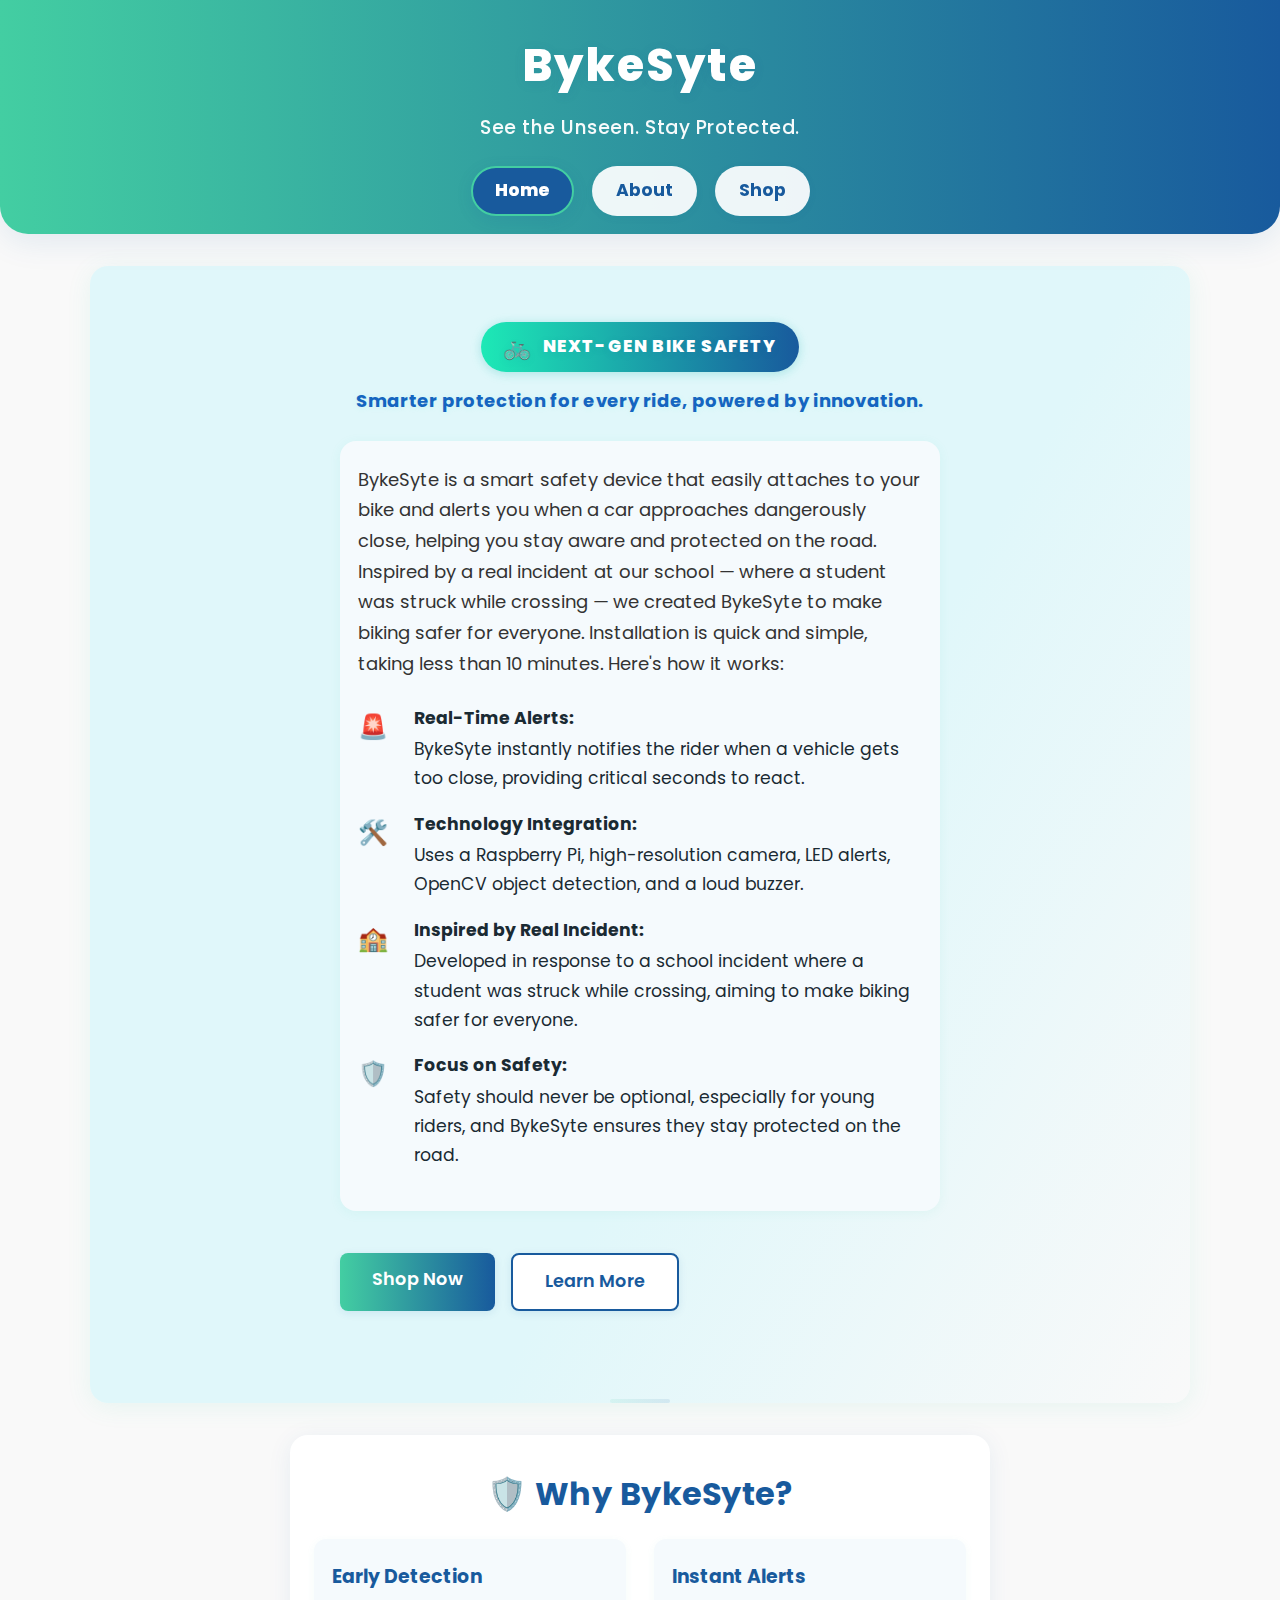
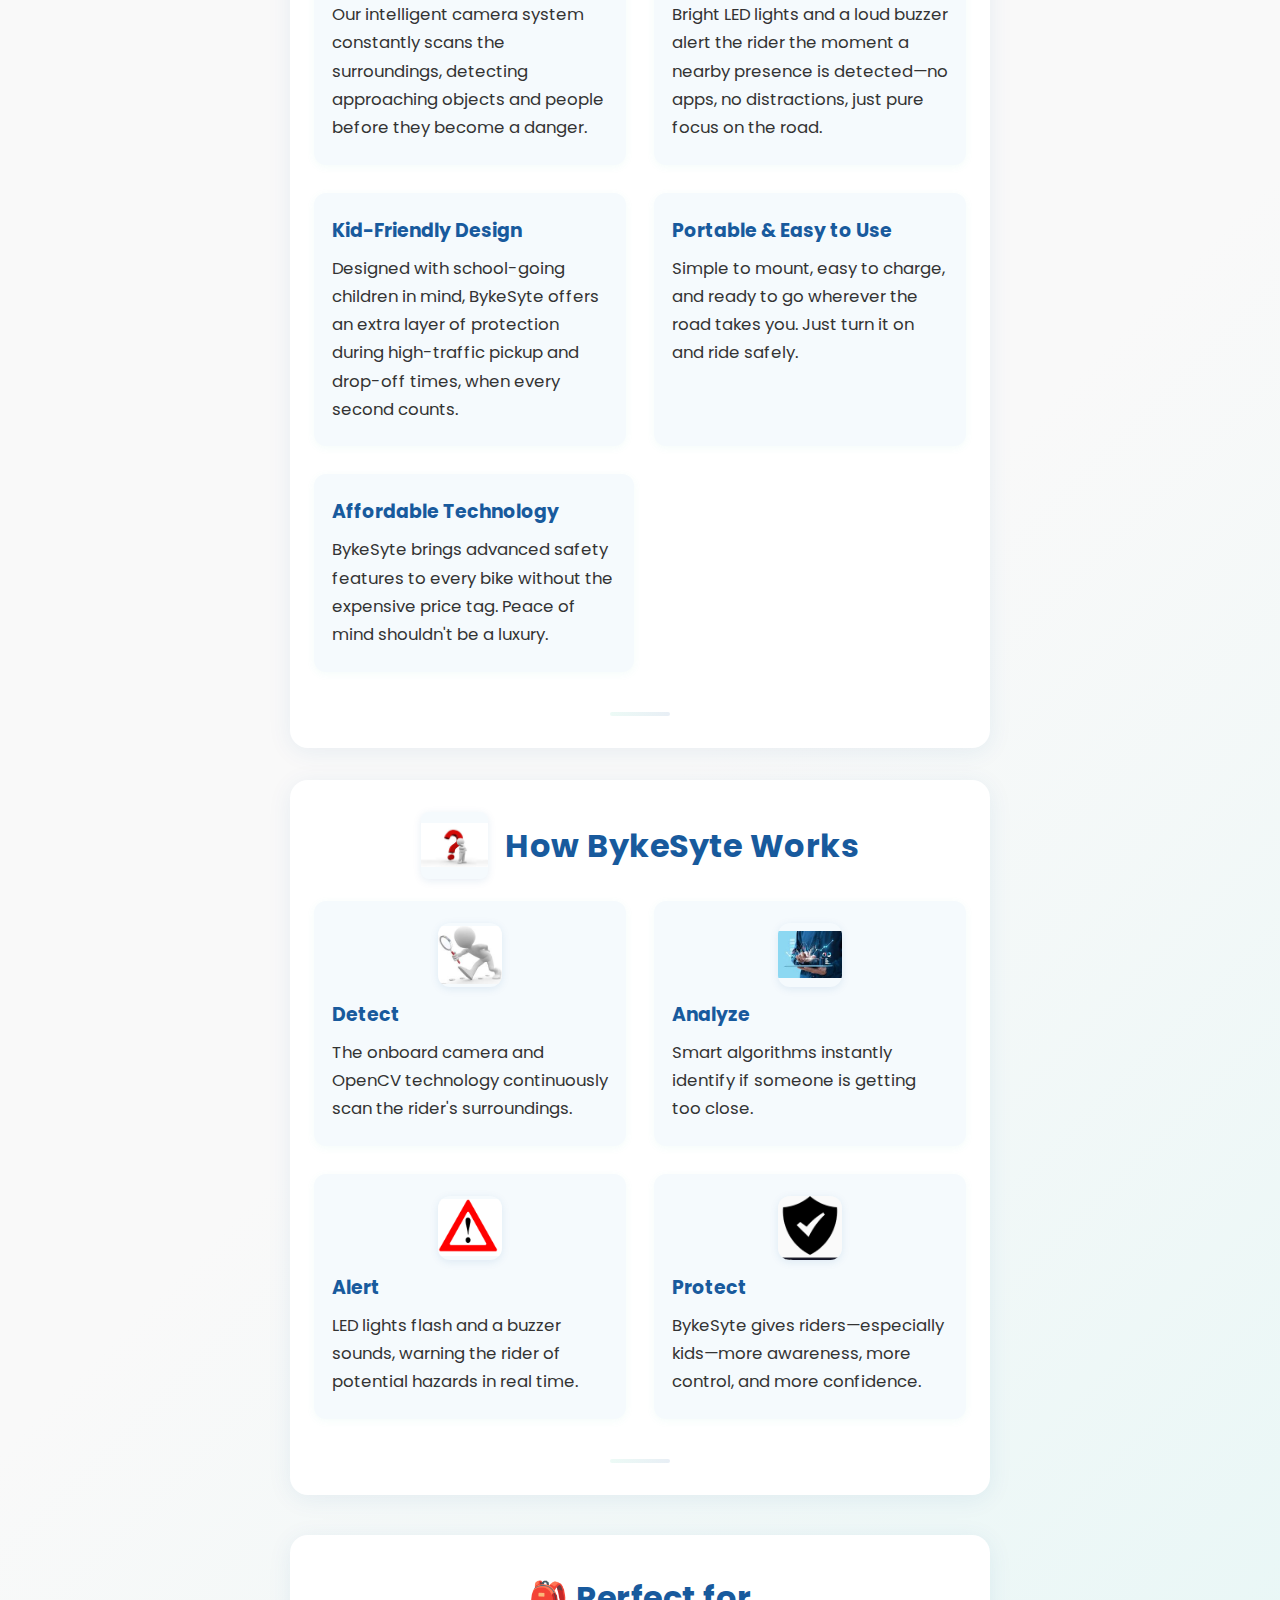
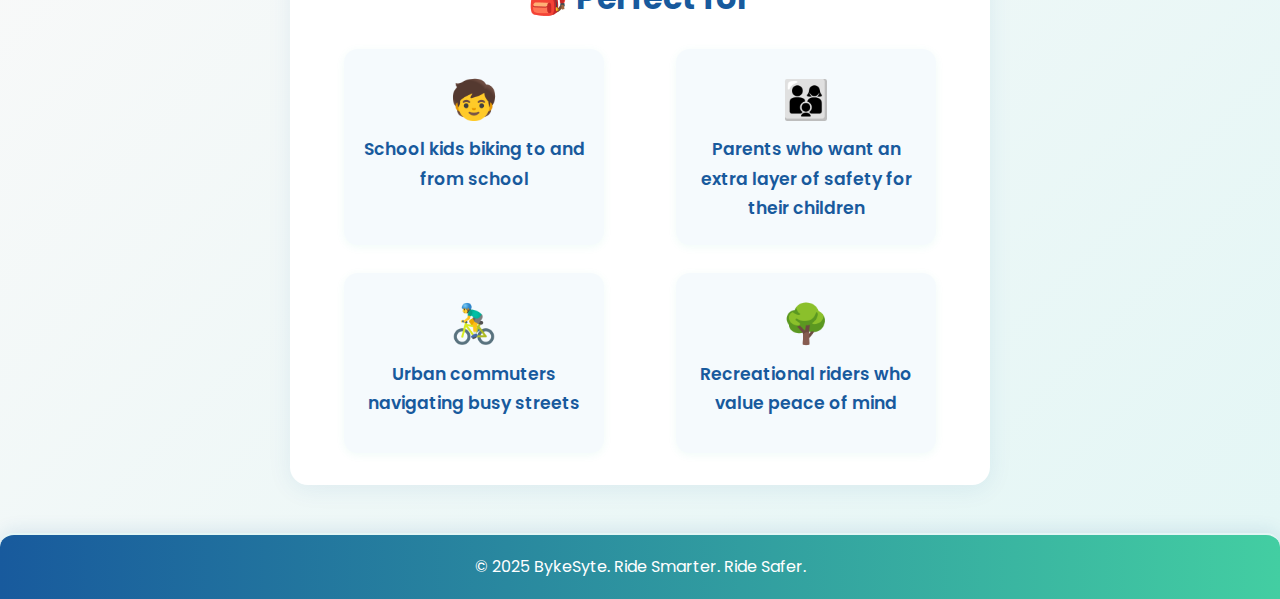
<file: index.html>
<!DOCTYPE html>
<html lang="en">
<head>
  <meta charset="UTF-8">
  <meta name="viewport" content="width=device-width, initial-scale=1">
  <title>BykeSyte - Home</title>
  <link rel="stylesheet" href="style.css">
</head>
<body>

  <header>
    <h1>BykeSyte</h1>
    <p class="tagline">See the Unseen. Stay Protected.</p>
    <nav>
      <a href="index.html" class="active">Home</a>
      <a href="about.html">About</a>
      <a href="shop.html">Shop</a>
    </nav>
  </header>

  <main>
    <section class="hero enhanced-hero">
      <div class="hero-content hero-content-centered">
        <div class="hero-text hero-text-centered">
          <div class="hero-tagline"><span class="hero-tagline-icon">🚲</span> Next-Gen Bike Safety</div>
          <div class="hero-support">Smarter protection for every ride, powered by innovation.</div>
          <div class="hero-main-panel">
            <p>BykeSyte is a smart safety device that easily attaches to your bike and alerts you when a car approaches dangerously close, helping you stay aware and protected on the road. Inspired by a real incident at our school — where a student was struck while crossing — we created BykeSyte to make biking safer for everyone.
Installation is quick and simple, taking less than 10 minutes. Here's how it works:</p>
            <ul class="hero-feature-list">
              <li>
                <div class="feature-icon-col"><span class="feature-icon">🚨</span></div>
                <div class="feature-text-col"><strong>Real-Time Alerts:</strong> <span>BykeSyte instantly notifies the rider when a vehicle gets too close, providing critical seconds to react.</span></div>
              </li>
              <li>
                <div class="feature-icon-col"><span class="feature-icon">🛠️</span></div>
                <div class="feature-text-col"><strong>Technology Integration:</strong> <span>Uses a Raspberry Pi, high-resolution camera, LED alerts, OpenCV object detection, and a loud buzzer.</span></div>
              </li>
              <li>
                <div class="feature-icon-col"><span class="feature-icon">🏫</span></div>
                <div class="feature-text-col"><strong>Inspired by Real Incident:</strong> <span>Developed in response to a school incident where a student was struck while crossing, aiming to make biking safer for everyone.</span></div>
              </li>
              <li>
                <div class="feature-icon-col"><span class="feature-icon">🛡️</span></div>
                <div class="feature-text-col"><strong>Focus on Safety:</strong> <span>Safety should never be optional, especially for young riders, and BykeSyte ensures they stay protected on the road.</span></div>
              </li>
            </ul>
          </div>
          <div class="hero-buttons">
            <a href="shop.html" class="button">Shop Now</a>
            <a href="#how-it-works" class="button alt">Learn More</a>
          </div>
        </div>
      </div>
    </section>

    <section id="features" class="features-section">
      <h2>🛡️ Why BykeSyte?</h2>
      <div class="features-list">
        <div class="feature-item">
          <h3>Early Detection</h3>
          <p>Our intelligent camera system constantly scans the surroundings, detecting approaching objects and people before they become a danger.</p>
        </div>
        <div class="feature-item">
          <h3>Instant Alerts</h3>
          <p>Bright LED lights and a loud buzzer alert the rider the moment a nearby presence is detected—no apps, no distractions, just pure focus on the road.</p>
        </div>
        <div class="feature-item">
          <h3>Kid-Friendly Design</h3>
          <p>Designed with school-going children in mind, BykeSyte offers an extra layer of protection during high-traffic pickup and drop-off times, when every second counts.</p>
        </div>
        <div class="feature-item">
          <h3>Portable & Easy to Use</h3>
          <p>Simple to mount, easy to charge, and ready to go wherever the road takes you. Just turn it on and ride safely.</p>
        </div>
        <div class="feature-item">
          <h3>Affordable Technology</h3>
          <p>BykeSyte brings advanced safety features to every bike without the expensive price tag. Peace of mind shouldn't be a luxury.</p>
        </div>
      </div>
    </section>

    <section id="how-it-works" class="how-section">
      <h2><img src="images/how-it-works.png" alt="How BykeSyte Works" class="how-it-works-icon"> How BykeSyte Works</h2>
      <div class="features-list">
        <div class="feature-item">
          <img src="images/detect.png" alt="Detect" class="how-img">
          <h3>Detect</h3>
          <p>The onboard camera and OpenCV technology continuously scan the rider's surroundings.</p>
        </div>
        <div class="feature-item">
          <img src="images/analyze.png" alt="Analyze" class="how-img">
          <h3>Analyze</h3>
          <p>Smart algorithms instantly identify if someone is getting too close.</p>
        </div>
        <div class="feature-item">
          <img src="images/alert.png" alt="Alert" class="how-img">
          <h3>Alert</h3>
          <p>LED lights flash and a buzzer sounds, warning the rider of potential hazards in real time.</p>
        </div>
        <div class="feature-item">
          <img src="images/protect.png" alt="Protect" class="how-img">
          <h3>Protect</h3>
          <p>BykeSyte gives riders—especially kids—more awareness, more control, and more confidence.</p>
        </div>
      </div>
    </section>

    <section id="perfect-for" class="audience-section">
      <h2>🎒 Perfect for</h2>
      <div class="audience-grid">
        <div class="audience-card">
          <div class="audience-icon">🧒</div>
          <div class="audience-label">School kids biking to and from school</div>
        </div>
        <div class="audience-card">
          <div class="audience-icon">👨‍👩‍👦</div>
          <div class="audience-label">Parents who want an extra layer of safety for their children</div>
        </div>
        <div class="audience-card">
          <div class="audience-icon">🚴‍♂️</div>
          <div class="audience-label">Urban commuters navigating busy streets</div>
        </div>
        <div class="audience-card">
          <div class="audience-icon">🌳</div>
          <div class="audience-label">Recreational riders who value peace of mind</div>
        </div>
      </div>
    </section>
  </main>

  <footer>
    <p>© 2025 BykeSyte. Ride Smarter. Ride Safer.</p>
  </footer>

  <script src="script.js"></script>
</body>
</html>
</file>
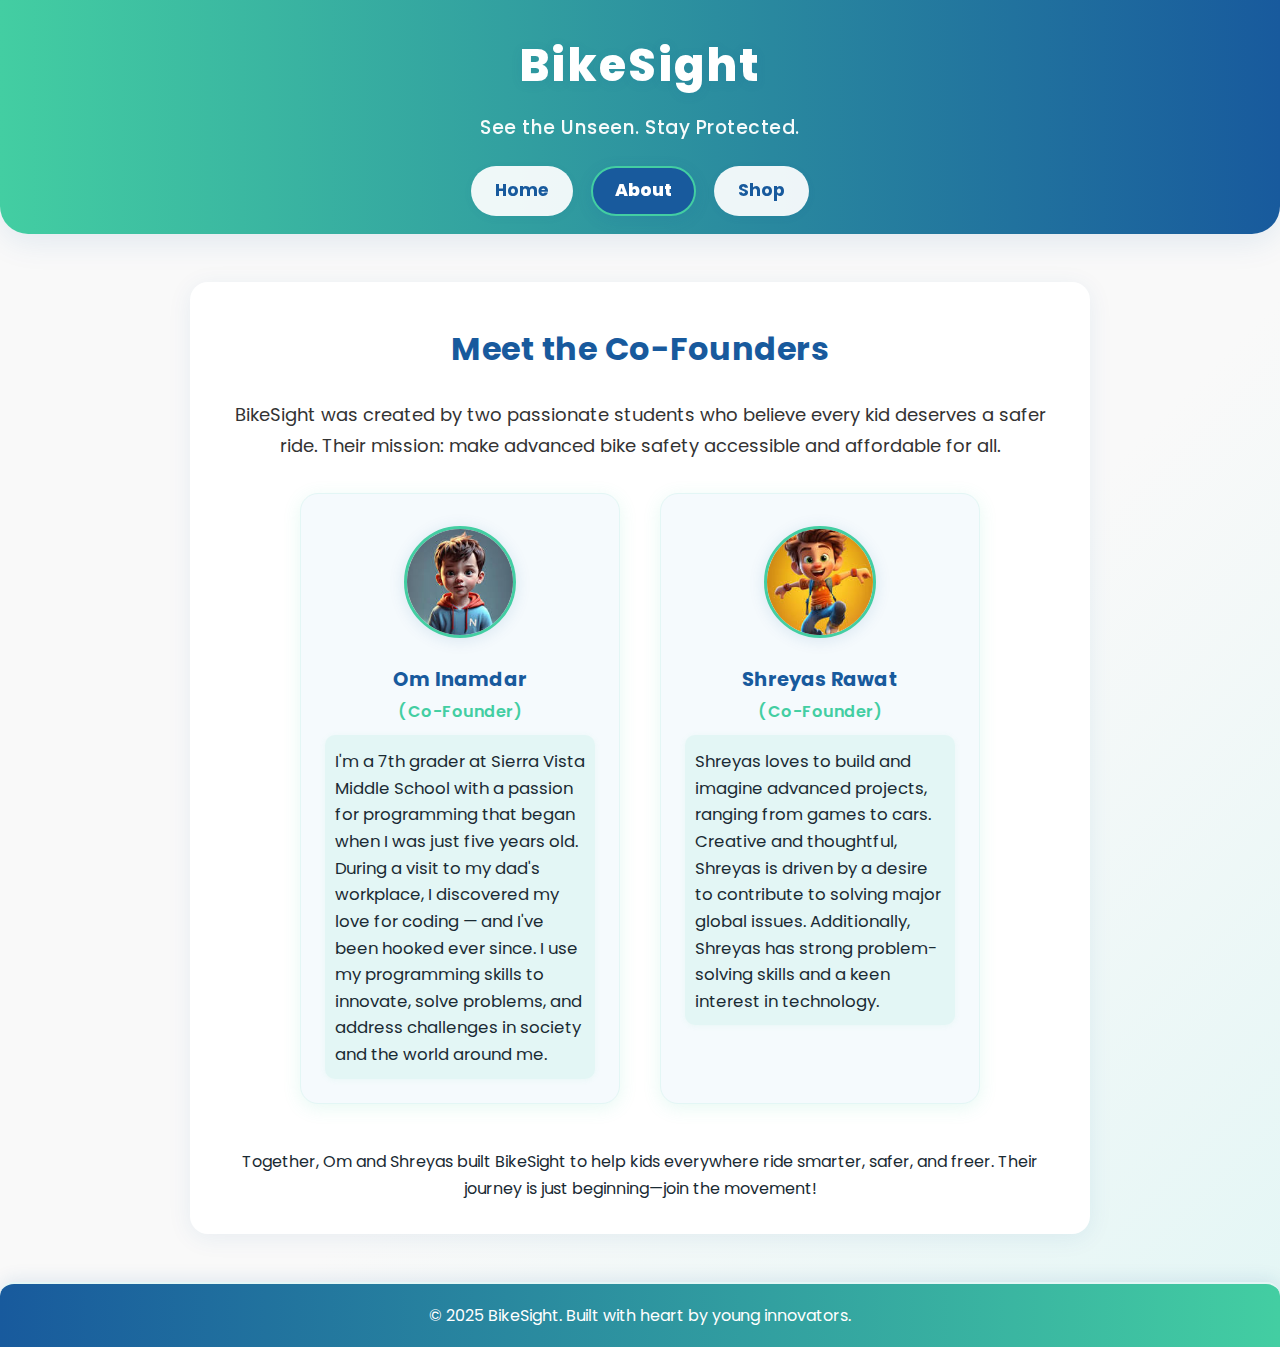
<file: about.html>
<!DOCTYPE html>
<html lang="en">
<head>
  <meta charset="UTF-8">
  <meta name="viewport" content="width=device-width, initial-scale=1">
  <title>About - BikeSight</title>
  <link rel="stylesheet" href="style.css">
</head>
<body>

  <header>
    <h1>BikeSight</h1>
    <p class="tagline">See the Unseen. Stay Protected.</p>
    <nav>
      <a href="index.html">Home</a>
      <a href="about.html" class="active">About</a>
      <a href="shop.html">Shop</a>
    </nav>
  </header>

  <main>
    <section class="about-section">
      <h2>Meet the Co-Founders</h2>
      <p class="about-intro">BikeSight was created by two passionate students who believe every kid deserves a safer ride. Their mission: make advanced bike safety accessible and affordable for all.</p>
      <div class="founders-container">
        <div class="founder-card">
          <img src="images/om.png" alt="Om Inamdar" class="founder-img">
          <h3>Om Inamdar</h3>
          <div class="founder-title">(Co-Founder)</div>
          <div class="founder-desc">I'm a 7th grader at Sierra Vista Middle School with a passion for programming that began when I was just five years old. During a visit to my dad's workplace, I discovered my love for coding — and I've been hooked ever since. I use my programming skills to innovate, solve problems, and address challenges in society and the world around me.</div>
        </div>
        <div class="founder-card">
          <img src="images/shreyas.png" alt="Shreyas Rawat" class="founder-img">
          <h3>Shreyas Rawat</h3>
          <div class="founder-title">(Co-Founder)</div>
          <div class="founder-desc">Shreyas loves to build and imagine advanced projects, ranging from games to cars. Creative and thoughtful, Shreyas is driven by a desire to contribute to solving major global issues. Additionally, Shreyas has strong problem-solving skills and a keen interest in technology.</div>
        </div>
      </div>
      <p class="about-mission">Together, Om and Shreyas built BikeSight to help kids everywhere ride smarter, safer, and freer. Their journey is just beginning—join the movement!</p>
    </section>
  </main>

  <footer>
    <p>© 2025 BikeSight. Built with heart by young innovators.</p>
  </footer>

  <script src="script.js"></script>
</body>
</html>
</file>
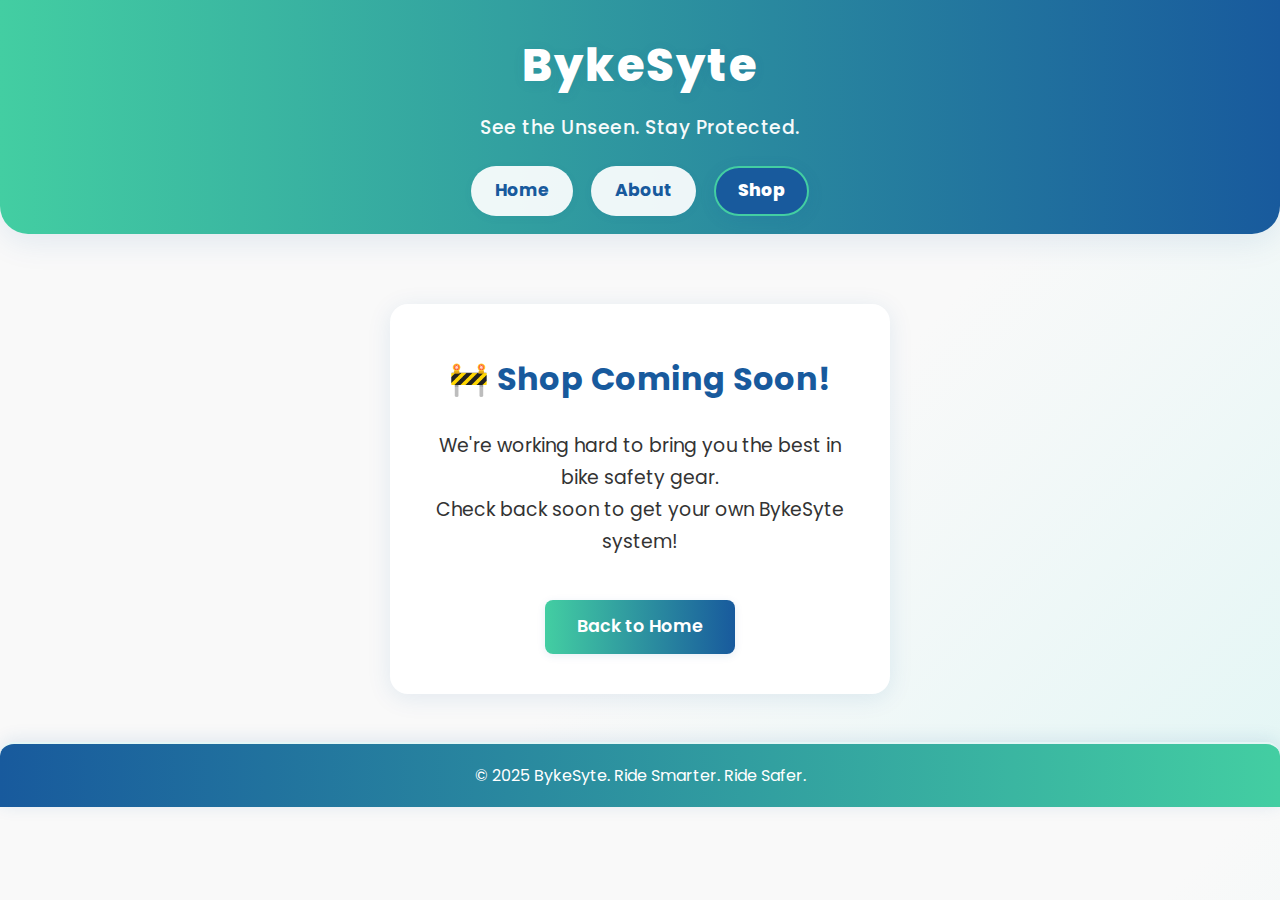
<file: shop.html>
<!DOCTYPE html>
<html lang="en">
<head>
  <meta charset="UTF-8">
  <meta name="viewport" content="width=device-width, initial-scale=1">
  <title>Shop - BykeSyte</title>
  <link rel="stylesheet" href="style.css">
</head>
<body>
  <header>
    <h1>BykeSyte</h1>
    <p class="tagline">See the Unseen. Stay Protected.</p>
    <nav>
      <a href="index.html">Home</a>
      <a href="about.html">About</a>
      <a href="shop.html" class="active">Shop</a>
    </nav>
  </header>
  <main>
    <section class="coming-soon-section">
      <h2>🚧 Shop Coming Soon!</h2>
      <p class="coming-soon-text">We're working hard to bring you the best in bike safety gear.<br>Check back soon to get your own BykeSyte system!</p>
      <a href="index.html" class="button" style="margin-top:24px;">Back to Home</a>
    </section>
  </main>
  <footer>
    <p>© 2025 BykeSyte. Ride Smarter. Ride Safer.</p>
  </footer>
</body>
</html>
</file>
<file: style.css>
@import url('https://fonts.googleapis.com/css2?family=Poppins:wght@400;600;700&display=swap');

/* Reset default browser styles */
* {
    margin: 0;
    padding: 0;
    box-sizing: border-box;
  }
  
  body {
    font-family: 'Poppins', Arial, sans-serif;
    line-height: 1.7;
    background: linear-gradient(135deg, #f9f9f9 60%, #e3f6f5 100%);
    color: #1a2a33;
    padding: 0;
  }
  
  /* --- Modern Header Styles --- */
  header {
    background: linear-gradient(90deg, #43cea2 0%, #185a9d 100%);
    color: #fff;
    padding: 28px 20px 18px 20px;
    text-align: center;
    box-shadow: 0 8px 32px rgba(24,90,157,0.10);
    border-radius: 0 0 28px 28px;
    position: sticky;
    top: 0;
    z-index: 100;
    transition: background 0.3s, box-shadow 0.3s;
  }
  
  header h1 {
    font-size: 2.8rem;
    font-weight: 800;
    letter-spacing: 2px;
    margin-bottom: 2px;
    text-shadow: 0 2px 12px rgba(24,90,157,0.10);
  }
  
  header p {
    font-size: 1.2rem;
    margin-top: 8px;
    font-weight: 400;
    opacity: 0.95;
  }
  
  nav {
    margin-top: 22px;
    display: flex;
    justify-content: center;
    gap: 18px;
  }
  
  nav a {
    color: #185a9d;
    background: rgba(255,255,255,0.92);
    font-weight: 700;
    font-size: 1.08rem;
    padding: 8px 22px;
    border-radius: 999px;
    text-decoration: none;
    box-shadow: 0 2px 8px rgba(24,90,157,0.06);
    transition: background 0.2s, color 0.2s, box-shadow 0.2s, transform 0.2s;
    border: 2px solid transparent;
    display: inline-block;
  }
  
  nav a:hover, nav a:focus {
    background: #43cea2;
    color: #fff;
    box-shadow: 0 4px 16px rgba(67,206,162,0.13);
    border: 2px solid #185a9d;
    transform: translateY(-2px) scale(1.04);
  }
  
  nav a.active {
    background: #185a9d;
    color: #fff;
    box-shadow: 0 4px 16px rgba(24,90,157,0.13);
    border: 2px solid #43cea2;
    font-weight: 800;
    pointer-events: none;
  }
  
  .hero {
    text-align: center;
    padding: 48px 20px 32px 20px;
    background: white;
    margin: 32px auto 0 auto;
    border-radius: 18px;
    box-shadow: 0 4px 24px rgba(67,206,162,0.10);
    max-width: 700px;
  }
  
  .hero-img {
    width: 100%;
    max-width: 420px;
    border-radius: 14px;
    box-shadow: 0 4px 18px rgba(24,90,157,0.10);
    margin-bottom: 18px;
  }
  
  .button {
    display: inline-block;
    margin-top: 18px;
    padding: 12px 32px;
    background: linear-gradient(90deg, #43cea2 0%, #185a9d 100%);
    color: white;
    text-decoration: none;
    border-radius: 8px;
    font-weight: 600;
    font-size: 1.1rem;
    box-shadow: 0 2px 8px rgba(24,90,157,0.10);
    transition: background 0.2s, transform 0.2s;
  }
  
  .button:hover {
    background: linear-gradient(90deg, #185a9d 0%, #43cea2 100%);
    color: #ffe082;
    transform: translateY(-2px) scale(1.04);
  }
  
  #features, #how-it-works, .about {
    background: white;
    margin: 32px auto 0 auto;
    padding: 32px 24px;
    border-radius: 18px;
    box-shadow: 0 4px 24px rgba(24,90,157,0.08);
    max-width: 700px;
  }
  
  #features h2, #how-it-works h2, .about h2 {
    font-size: 2rem;
    font-weight: 700;
    margin-bottom: 18px;
    color: #185a9d;
  }
  
  ul, ol {
    padding-left: 24px;
    margin-top: 14px;
    font-size: 1.08rem;
  }
  
  li {
    margin-bottom: 10px;
  }
  
  .feature-img, .about-img {
    width: 100%;
    max-width: 420px;
    margin-top: 18px;
    border-radius: 14px;
    box-shadow: 0 4px 18px rgba(67,206,162,0.10);
  }
  
  footer {
    text-align: center;
    padding: 18px 10px;
    background: linear-gradient(90deg, #185a9d 0%, #43cea2 100%);
    color: #fff;
    margin-top: 48px;
    font-size: 1rem;
    border-radius: 14px 14px 0 0;
    box-shadow: 0 -2px 18px rgba(24,90,157,0.12);
    border-top: 2px solid #e3f6f5;
  }
  
  /* Responsive Design */
  @media (max-width: 900px) {
    .hero, #features, #how-it-works, .about {
      max-width: 98vw;
      padding: 18px 6vw;
    }
  }
  
  @media (max-width: 700px) {
    header {
      padding: 18px 4vw 10px 4vw;
      border-radius: 0 0 18px 18px;
    }
    header h1 {
      font-size: 2rem;
    }
    nav {
      flex-direction: column;
      gap: 8px;
    }
    nav a {
      font-size: 1rem;
      padding: 8px 0;
      width: 100%;
      max-width: 220px;
      margin: 0 auto;
    }
    .hero-img, .feature-img, .about-img {
      max-width: 98vw;
    }
    #features h2, #how-it-works h2, .about h2 {
      font-size: 1.3rem;
    }
  }
  
  /* --- Enhanced Homepage Styles --- */
  .enhanced-hero {
    background: linear-gradient(120deg, #e0f7fa 60%, #f9f9f9 100%);
    background-size: cover;
    box-shadow: 0 4px 24px rgba(67,206,162,0.10);
    border-radius: 18px;
    margin: 32px auto 0 auto;
    max-width: 1100px;
    padding: 0;
    position: relative;
    overflow: hidden;
    animation: heroBgMove 12s linear infinite alternate;
  }
  @keyframes heroBgMove {
    0% { background-position: right bottom, right bottom; }
    100% { background-position: 80% 90%, 60% 100%; }
  }
  .hero-content {
    display: flex;
    align-items: center;
    justify-content: space-between;
    flex-wrap: wrap;
    gap: 32px;
    padding: 40px 32px 32px 32px;
  }
  .hero-text {
    flex: 1 1 340px;
    min-width: 280px;
    max-width: 540px;
    text-align: left;
  }
  .hero-text h2 {
    font-size: 2.1rem;
    font-weight: 700;
    color: #185a9d;
    margin-bottom: 16px;
  }
  .hero-text p {
    font-size: 1.13rem;
    margin-bottom: 24px;
    color: #333;
  }
  .hero-buttons {
    display: flex;
    gap: 16px;
  }
  .hero-image {
    flex: 1 1 260px;
    display: flex;
    align-items: center;
    justify-content: center;
  }
  .hero-img {
    max-width: 340px;
    min-width: 180px;
    width: 100%;
    border-radius: 14px;
    box-shadow: 0 4px 18px rgba(24,90,157,0.10);
  }
  
  .features-section {
    margin: 40px auto 0 auto;
    max-width: 1100px;
    background: white;
    border-radius: 18px;
    box-shadow: 0 4px 24px rgba(24,90,157,0.08);
    padding: 36px 32px 32px 32px;
  }
  .features-section h2 {
    text-align: center;
    margin-bottom: 32px;
  }
  .features-list {
    display: flex;
    flex-wrap: wrap;
    gap: 28px;
    justify-content: space-between;
    margin-bottom: 28px;
  }
  .feature-item {
    background: #f5fafd;
    border-radius: 12px;
    box-shadow: 0 2px 8px rgba(67,206,162,0.06);
    flex: 1 1 200px;
    min-width: 220px;
    max-width: 320px;
    padding: 22px 18px;
    text-align: left;
    transition: box-shadow 0.2s;
  }
  .feature-item:hover {
    box-shadow: 0 6px 18px rgba(24,90,157,0.13);
  }
  .feature-item h3 {
    color: #185a9d;
    font-size: 1.18rem;
    margin-bottom: 8px;
  }
  .feature-item p {
    font-size: 1.04rem;
    color: #333;
  }
  .features-section .feature-img {
    display: block;
    margin: 32px auto 0 auto;
    max-width: 420px;
    width: 100%;
    border-radius: 14px;
    box-shadow: 0 4px 18px rgba(67,206,162,0.10);
  }
  
  .how-section {
    margin: 40px auto 0 auto;
    max-width: 900px;
    background: white;
    border-radius: 18px;
    box-shadow: 0 4px 24px rgba(24,90,157,0.08);
    padding: 36px 32px 32px 32px;
  }
  .how-section h2 {
    text-align: center;
    margin-bottom: 32px;
  }
  .how-steps {
    display: flex;
    flex-wrap: wrap;
    gap: 28px;
    justify-content: space-between;
  }
  .how-step {
    background: #f5fafd;
    border-radius: 12px;
    box-shadow: 0 2px 8px rgba(67,206,162,0.06);
    flex: 0 1 48%;
    max-width: 48%;
    min-width: 260px;
    padding: 22px 18px;
    text-align: center;
    transition: box-shadow 0.2s;
    box-sizing: border-box;
    margin-bottom: 0;
  }
  .how-step:hover {
    box-shadow: 0 6px 18px rgba(24,90,157,0.13);
  }
  .how-step h3 {
    color: #185a9d;
    font-size: 1.13rem;
    margin-bottom: 8px;
  }
  .how-step p {
    font-size: 1.01rem;
    color: #333;
  }
  
  .audience-section {
    margin: 40px auto 0 auto;
    max-width: 700px;
    background: white;
    border-radius: 18px;
    box-shadow: 0 4px 24px rgba(24,90,157,0.08);
    padding: 36px 32px 32px 32px;
    text-align: center;
  }
  .audience-section h2 {
    margin-bottom: 18px;
  }
  .audience-section ul {
    list-style: disc inside;
    font-size: 1.08rem;
    color: #185a9d;
  }
  .audience-section li {
    margin-bottom: 10px;
    color: #333;
  }
  
  .cta-section {
    margin: 40px auto 0 auto;
    max-width: 700px;
    background: linear-gradient(90deg, #185a9d 0%, #43cea2 100%);
    color: white;
    border-radius: 18px;
    box-shadow: 0 4px 24px rgba(24,90,157,0.08);
    padding: 36px 32px 32px 32px;
    text-align: center;
  }
  .cta-section h2 {
    margin-bottom: 18px;
  }
  .cta-section p {
    font-size: 1.13rem;
    margin-bottom: 24px;
  }
  
  .button.alt {
    background: #fff;
    color: #185a9d;
    border: 2px solid #185a9d;
    font-weight: 600;
    margin-left: 0;
    margin-right: 0;
    transition: background 0.2s, color 0.2s, border 0.2s, transform 0.2s;
  }
  .button.alt:hover {
    background: #185a9d;
    color: #fff;
    border: 2px solid #fff;
    transform: translateY(-2px) scale(1.04);
  }
  
  .tagline {
    font-size: 1.18rem;
    opacity: 0.96;
    margin-top: 8px;
    margin-bottom: 0;
    font-weight: 500;
    letter-spacing: 0.5px;
  }
  
  @media (max-width: 900px) {
    /* Remove .how-steps and .how-step overrides here to preserve 2-column layout until 700px */
  }
  @media (max-width: 700px) {
    .how-steps {
      flex-direction: column;
      gap: 18px;
    }
    .how-step {
      max-width: 98vw;
      min-width: 0;
      flex: 1 1 100%;
    }
    .enhanced-hero, .features-section, .how-section, .audience-section, .cta-section {
      padding: 16px 2vw;
    }
    .hero-content {
      padding: 18px 2vw;
      gap: 18px;
    }
    .features-section, .how-section {
      margin: 24px auto 0 auto;
    }
    .hero-tagline {
      font-size: 0.98rem;
      padding: 3px 10px;
    }
    .hero-badges {
      flex-direction: column;
      gap: 4px;
      margin-bottom: 10px;
    }
  }
  
  /* --- About Page Styles --- */
  .about-section {
    margin: 48px auto 0 auto;
    max-width: 900px;
    background: white;
    border-radius: 18px;
    box-shadow: 0 4px 24px rgba(24,90,157,0.08);
    padding: 40px 32px 32px 32px;
    text-align: center;
  }
  .about-section h2 {
    font-size: 2.1rem;
    color: #185a9d;
    margin-bottom: 18px;
  }
  .about-intro {
    font-size: 1.13rem;
    color: #333;
    margin-bottom: 32px;
  }
  .founders-container {
    display: flex;
    justify-content: center;
    gap: 40px;
    flex-wrap: wrap;
    margin-bottom: 32px;
  }
  .founder-card {
    background: #f5fafd;
    border-radius: 18px;
    box-shadow: 0 4px 18px rgba(67,206,162,0.13);
    padding: 32px 24px 24px 24px;
    max-width: 320px;
    min-width: 220px;
    text-align: center;
    transition: box-shadow 0.25s, transform 0.22s;
    margin-bottom: 12px;
    position: relative;
    border: 1.5px solid #e3f6f5;
  }
  .founder-card:hover {
    box-shadow: 0 12px 32px rgba(24,90,157,0.18);
    transform: translateY(-6px) scale(1.04);
    border-color: #43cea2;
  }
  .founder-img {
    width: 112px;
    height: 112px;
    object-fit: cover;
    border-radius: 50%;
    box-shadow: 0 2px 16px rgba(24,90,157,0.13);
    margin-bottom: 16px;
    border: 3px solid #43cea2;
    background: #fff;
  }
  .founder-card h3 {
    color: #185a9d;
    font-size: 1.22rem;
    margin-bottom: 2px;
    font-weight: 700;
    letter-spacing: 0.2px;
  }
  .founder-title {
    font-size: 1.01rem;
    color: #43cea2;
    font-weight: 600;
    margin-bottom: 10px;
    letter-spacing: 0.5px;
  }
  .founder-desc {
    font-size: 1.04rem;
    color: #1a2a33;
    background: #e3f6f5;
    border-radius: 10px;
    padding: 14px 10px 10px 10px;
    margin-top: 8px;
    margin-bottom: 0;
    box-shadow: 0 1px 6px rgba(67,206,162,0.07);
    text-align: left;
    line-height: 1.6;
  }
  @media (max-width: 700px) {
    .about-section {
      padding: 18px 2vw;
    }
    .founders-container {
      flex-direction: column;
      gap: 18px;
      align-items: center;
    }
    .founder-card {
      max-width: 98vw;
      min-width: 0;
      padding: 24px 8px 18px 8px;
    }
    .founder-desc {
      font-size: 0.99rem;
      padding: 10px 6px 8px 6px;
    }
  }
  
  /* --- Shop Coming Soon Styles --- */
  .coming-soon-section {
    margin: 70px auto 0 auto;
    max-width: 500px;
    background: white;
    border-radius: 18px;
    box-shadow: 0 4px 24px rgba(24,90,157,0.10);
    padding: 48px 32px 40px 32px;
    text-align: center;
  }
  .coming-soon-section h2 {
    font-size: 2.2rem;
    color: #185a9d;
    margin-bottom: 18px;
  }
  .coming-soon-text {
    font-size: 1.18rem;
    color: #333;
    margin-bottom: 18px;
  }
  @media (max-width: 700px) {
    .coming-soon-section {
      padding: 18px 2vw;
      margin: 32px auto 0 auto;
    }
  }
  
  /* --- Section Heading Consistency --- */
  section h2, .about-section h2, .features-section h2, .how-section h2, .audience-section h2, .cta-section h2, .coming-soon-section h2 {
    font-size: 2rem;
    color: #185a9d;
    font-weight: 700;
    margin-bottom: 24px;
    letter-spacing: 0.5px;
    text-align: center;
  }
  
  /* --- Section Spacing & Dividers --- */
  main > section {
    margin-top: 48px;
    margin-bottom: 0;
    position: relative;
  }
  main > section:not(:last-child)::after {
    content: '';
    display: block;
    width: 60px;
    height: 4px;
    background: linear-gradient(90deg, #43cea2 0%, #185a9d 100%);
    opacity: 0.10;
    border-radius: 2px;
    margin: 40px auto 0 auto;
  }
  
  /* --- Image Hover Effects --- */
  .feature-img, .founder-img {
    transition: box-shadow 0.25s, transform 0.25s;
  }
  .feature-img:hover, .founder-img:hover {
    box-shadow: 0 8px 32px rgba(24,90,157,0.18);
    transform: scale(1.04);
  }
  
  /* --- Footer Consistency & Separation --- */
  footer {
    text-align: center;
    padding: 18px 10px;
  }
  
  .how-img {
    width: 64px;
    height: 64px;
    object-fit: contain;
    margin-bottom: 12px;
    border-radius: 12px;
    box-shadow: 0 2px 8px rgba(24,90,157,0.10);
    background: #f5fafd;
    display: block;
    margin-left: auto;
    margin-right: auto;
  }
  @media (max-width: 700px) {
    .how-img {
      width: 48px;
      height: 48px;
    }
  }
  
  .audience-grid {
    display: grid;
    grid-template-columns: repeat(auto-fit, minmax(210px, 1fr));
    gap: 28px;
    margin-top: 24px;
    justify-items: center;
  }
  .audience-card {
    background: #f5fafd;
    border-radius: 14px;
    box-shadow: 0 2px 8px rgba(67,206,162,0.08);
    padding: 32px 18px 22px 18px;
    text-align: center;
    display: flex;
    flex-direction: column;
    align-items: center;
    transition: box-shadow 0.2s, transform 0.2s;
    min-height: 180px;
    max-width: 260px;
  }
  .audience-card:hover {
    box-shadow: 0 8px 24px rgba(24,90,157,0.13);
    transform: translateY(-4px) scale(1.03);
  }
  .audience-icon {
    font-size: 2.4rem;
    margin-bottom: 16px;
    line-height: 1;
  }
  .audience-label {
    font-size: 1.08rem;
    color: #185a9d;
    font-weight: 600;
  }
  @media (max-width: 700px) {
    .audience-grid {
      grid-template-columns: 1fr;
      gap: 16px;
    }
    .audience-card {
      max-width: 98vw;
      min-width: 0;
      padding: 22px 8px 16px 8px;
    }
  }
  
  .how-it-works-img {
    display: block;
    margin: 0 auto 24px auto;
    max-width: 320px;
    width: 100%;
    border-radius: 16px;
    box-shadow: 0 4px 18px rgba(24,90,157,0.10);
    background: #f5fafd;
  }
  @media (max-width: 700px) {
    .how-it-works-img {
      max-width: 96vw;
      margin-bottom: 16px;
    }
  }
  
  .how-it-works-icon {
    width: 2.1em;
    height: 2.1em;
    vertical-align: middle;
    margin-right: 10px;
    margin-bottom: 4px;
    border-radius: 8px;
    box-shadow: 0 2px 8px rgba(24,90,157,0.10);
    background: #f5fafd;
    display: inline-block;
    object-fit: contain;
  }
  @media (max-width: 700px) {
    .how-it-works-icon {
      width: 1.4em;
      height: 1.4em;
      margin-right: 6px;
    }
  }
  
  .hero-tagline {
    font-size: 1.08rem;
    color: #fff;
    font-weight: 800;
    letter-spacing: 1.2px;
    margin-bottom: 10px;
    text-transform: uppercase;
    background: linear-gradient(90deg, #1de9b6 0%, #185a9d 100%);
    display: inline-block;
    padding: 6px 22px;
    border-radius: 999px;
    box-shadow: 0 2px 12px rgba(29,233,182,0.18), 0 1.5px 8px rgba(24,90,157,0.10);
    text-shadow: 0 2px 8px rgba(24,90,157,0.10);
  }
  .hero-badges {
    display: flex;
    flex-wrap: wrap;
    gap: 10px;
    margin-bottom: 18px;
    margin-top: 6px;
  }
  .hero-badge {
    background: #e0f7fa;
    color: #185a9d;
    font-size: 0.98rem;
    font-weight: 600;
    padding: 6px 16px;
    border-radius: 999px;
    box-shadow: 0 1px 4px rgba(24,90,157,0.07);
    display: flex;
    align-items: center;
    gap: 6px;
    letter-spacing: 0.2px;
  }
  
  @media (max-width: 900px) {
    .hero-badges {
      gap: 6px;
      margin-bottom: 12px;
    }
  }
  
  .hero-content-centered {
    display: flex;
    flex-direction: column;
    align-items: center;
    justify-content: center;
    padding: 56px 24px 48px 24px;
    gap: 0;
  }
  .hero-text-centered {
    text-align: center;
    max-width: 650px;
    margin: 0 auto;
  }
  @media (max-width: 700px) {
    .hero-content-centered {
      padding: 32px 2vw 24px 2vw;
    }
    .hero-text-centered {
      max-width: 98vw;
    }
  }
  
  .hero-tagline-icon {
    font-size: 1.3em;
    vertical-align: middle;
    margin-right: 6px;
  }
  .hero-support {
    font-size: 1.13rem;
    color: #1565c0;
    font-weight: 700;
    margin-bottom: 18px;
    margin-top: 4px;
    letter-spacing: 0.3px;
    opacity: 1;
    text-shadow: 0 1px 6px rgba(29,233,182,0.10);
  }
  
  .hero-main-panel {
    background: #f5fafd;
    border-radius: 16px;
    box-shadow: 0 2px 12px rgba(67,206,162,0.08);
    padding: 24px 18px;
    margin: 24px 0;
    text-align: left;
    max-width: 600px;
    margin-left: auto;
    margin-right: auto;
  }
  
  .hero-feature-list {
    list-style: none;
    padding: 0;
    margin: 0;
  }
  
  .hero-feature-list li {
    display: flex;
    align-items: flex-start;
    font-size: 1.08rem;
    margin-bottom: 18px;
    gap: 14px;
  }
  
  .feature-icon-col {
    flex: 0 0 38px;
    display: flex;
    align-items: flex-start;
    justify-content: center;
    height: 38px;
  }
  
  .feature-icon {
    font-size: 2rem;
    margin-right: 0;
    margin-top: 2px;
    display: block;
  }
  
  .feature-text-col {
    flex: 1 1 auto;
    display: flex;
    flex-direction: column;
    gap: 2px;
  }
  
  @media (max-width: 700px) {
    .hero-feature-list li {
      flex-direction: column;
      align-items: flex-start;
      gap: 6px;
    }
    .feature-icon-col {
      height: auto;
      margin-bottom: 2px;
    }
    .feature-icon {
      font-size: 1.5rem;
    }
  }

/* --- Custom styles for Next-Gen Bike Safety section --- */
.hero-main-panel {
  background: #f5fafd;
  border-radius: 16px;
  box-shadow: 0 2px 12px rgba(67,206,162,0.08);
  padding: 24px 18px;
  margin: 24px 0;
  text-align: left;
  max-width: 600px;
  margin-left: auto;
  margin-right: auto;
}

.hero-feature-list {
  list-style: none;
  padding: 0;
  margin: 0;
}

.hero-feature-list li {
  display: flex;
  align-items: flex-start;
  font-size: 1.08rem;
  margin-bottom: 16px;
}

.feature-icon {
  font-size: 1.4em;
  margin-right: 12px;
  margin-top: 2px;
}

/* Custom fix for Om's photo */
.founder-img.om {
  object-position: center top;
}

/* Custom fix for Shreyas's photo */
.founder-img.shreyas {
  object-position: center 20%;
}
</file>
